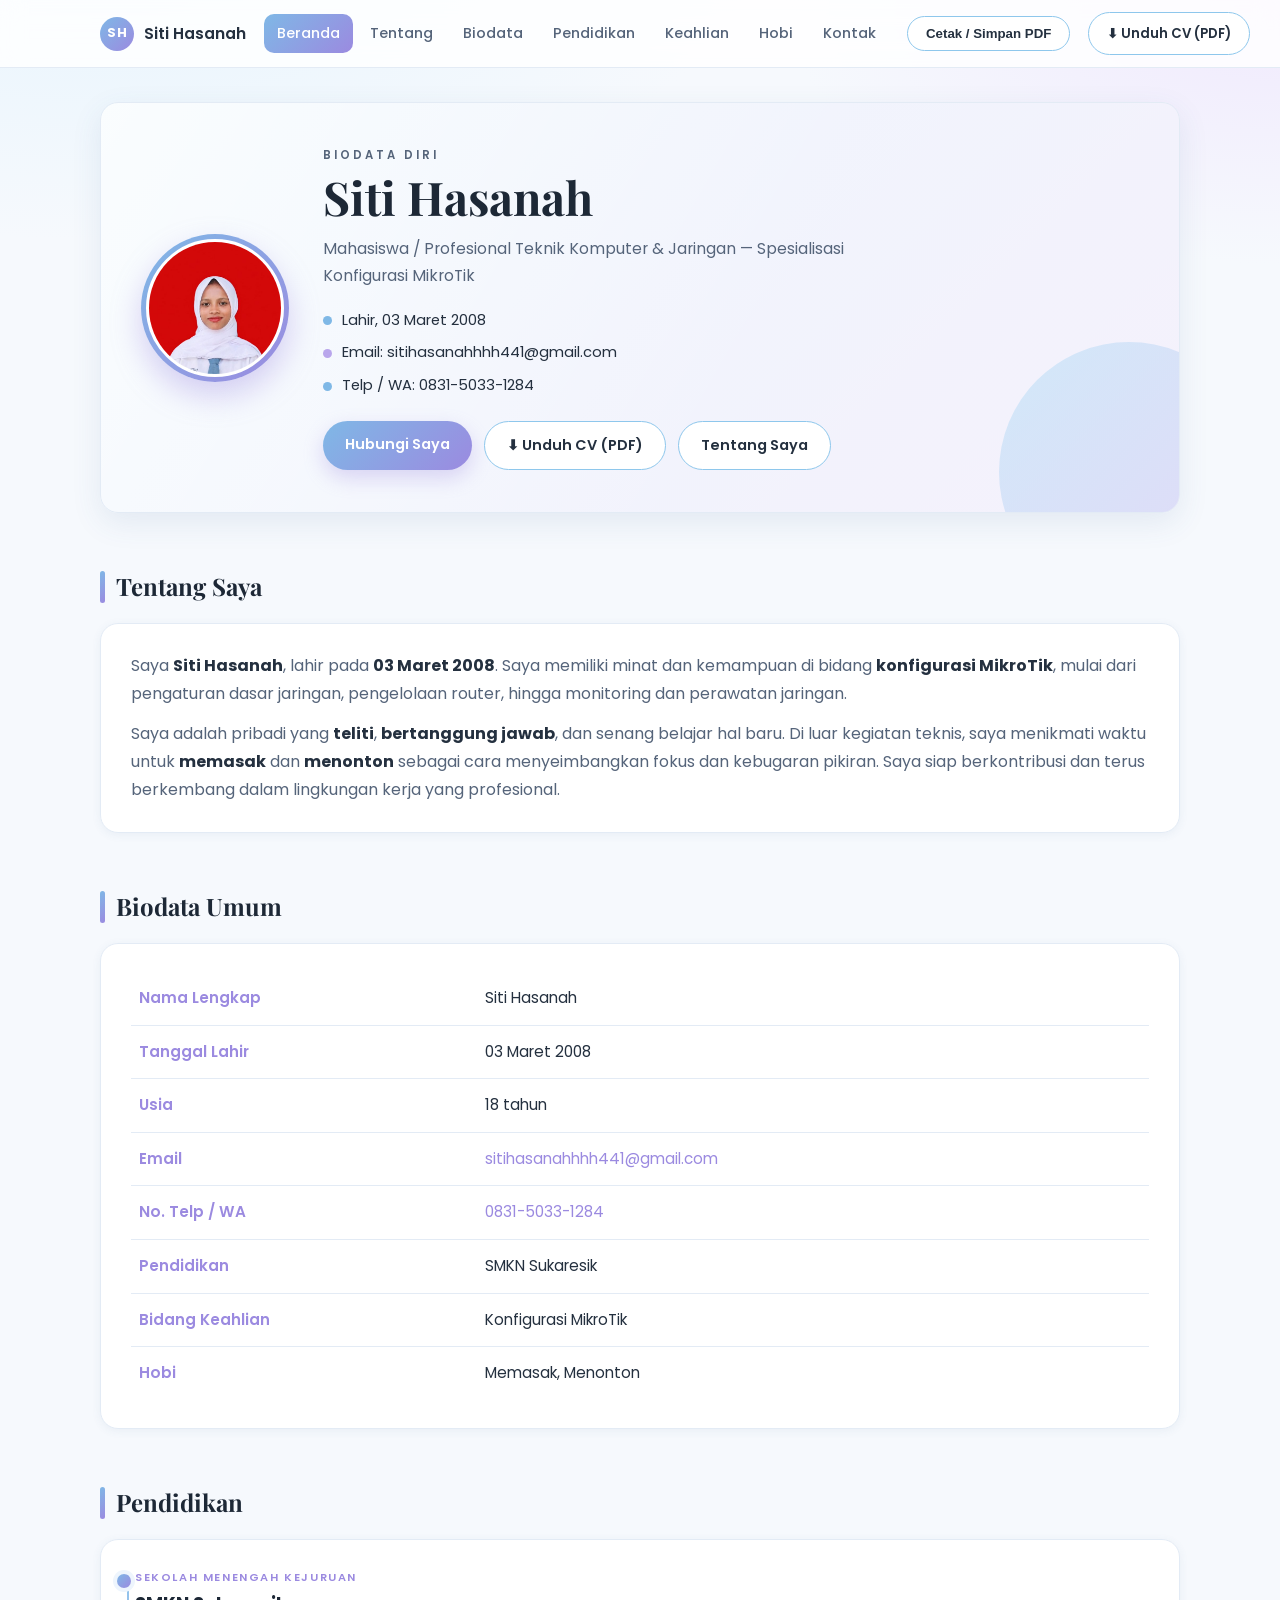
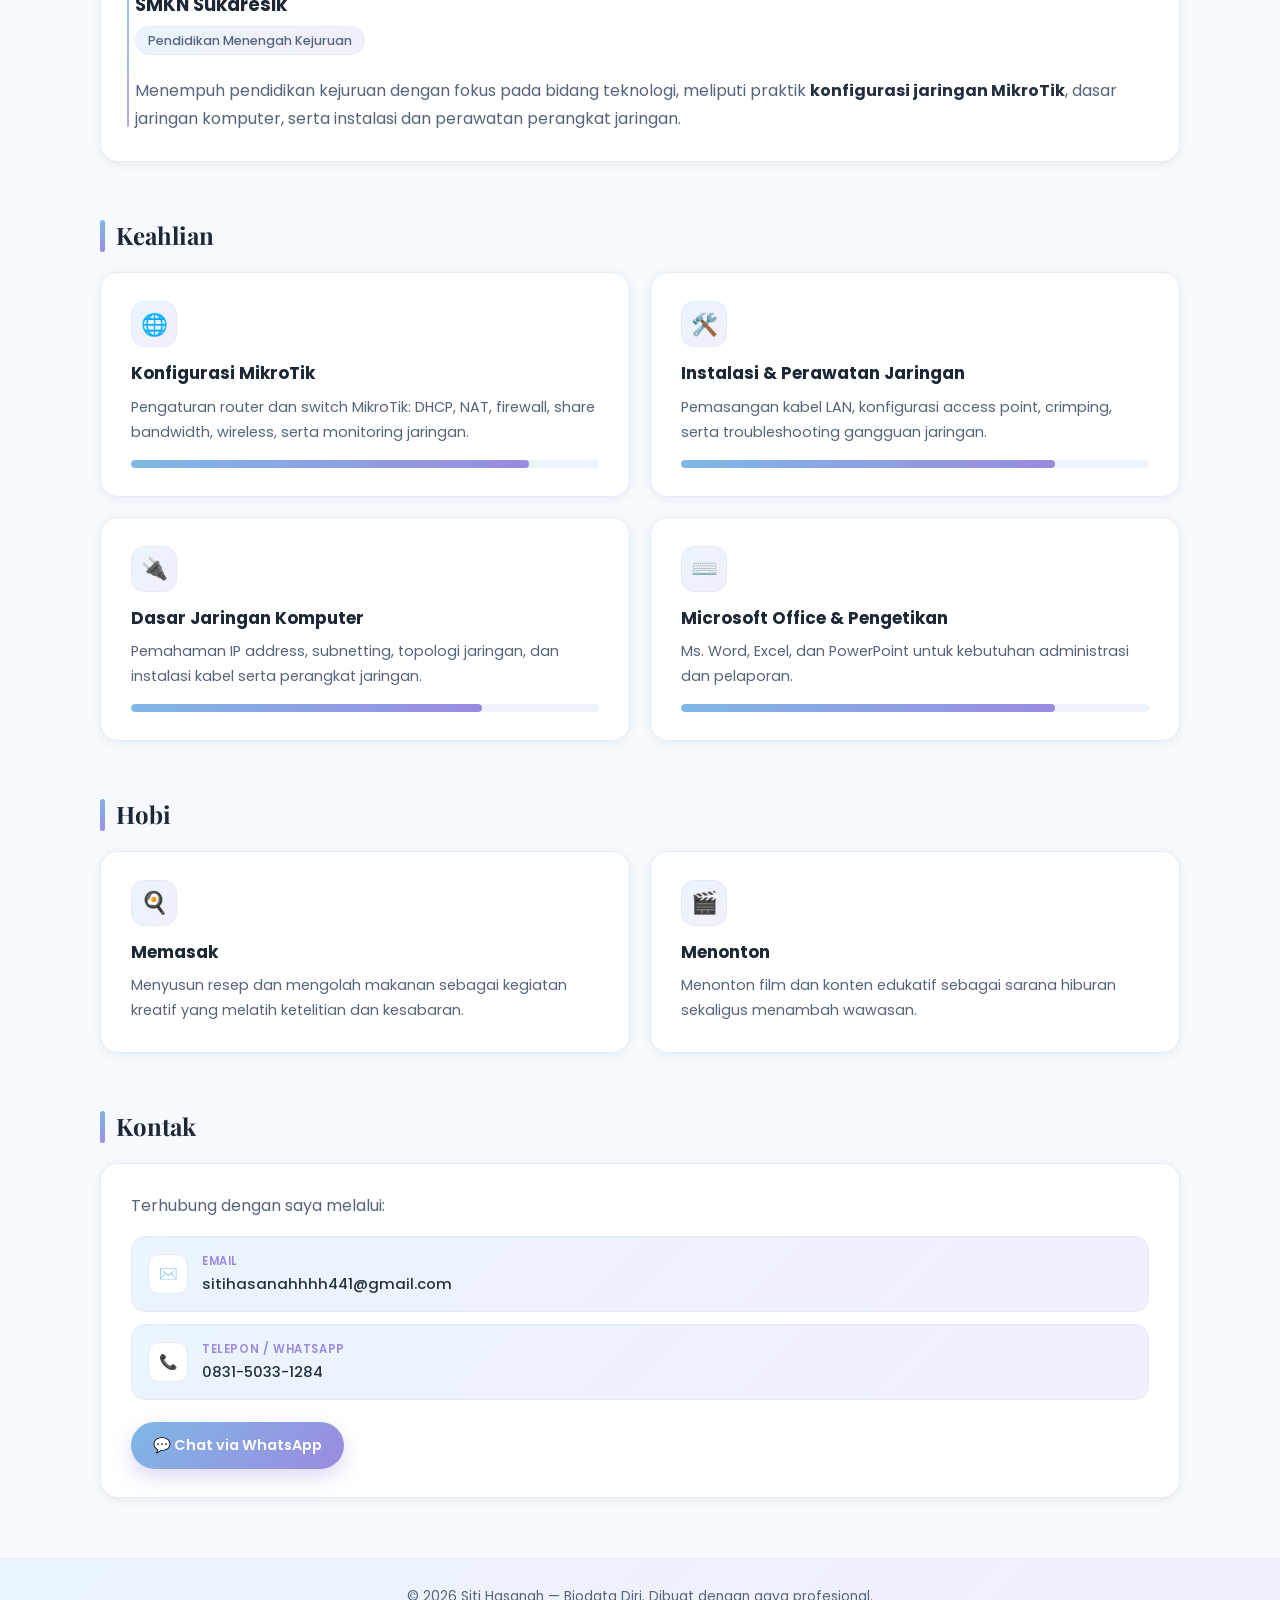
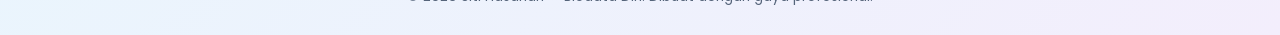
<file: index.html>
<!DOCTYPE html>
<html lang="id">
<head>
  <meta charset="UTF-8">
  <meta name="viewport" content="width=device-width, initial-scale=1.0">
  <meta name="description" content="Biodata resmi Siti Hasanah - Keahlian Konfigurasi MikroTik">
  <meta name="author" content="Siti Hasanah">
  <meta name="robots" content="index, follow">

  <!-- Open Graph / pratinjau saat link dibagikan -->
  <meta property="og:type" content="profile">
  <meta property="og:title" content="Biodata Diri | Siti Hasanah">
  <meta property="og:description" content="Biodata resmi Siti Hasanah — Keahlian Konfigurasi MikroTik.">
  <meta property="og:image" content="profil-web.jpg">
  <meta name="twitter:card" content="summary">

  <!-- Ikon tab browser (SVG, tanpa file tambahan) -->
  <link rel="icon" href="data:image/svg+xml,%3Csvg xmlns='http://www.w3.org/2000/svg' viewBox='0 0 64 64'%3E%3Cdefs%3E%3ClinearGradient id='g' x1='0' y1='0' x2='1' y2='1'%3E%3Cstop offset='0' stop-color='%237fb8e6'/%3E%3Cstop offset='1' stop-color='%239b8ae0'/%3E%3C/linearGradient%3E%3C/defs%3E%3Crect width='64' height='64' rx='14' fill='url(%23g)'/%3E%3Ctext x='32' y='43' font-family='Arial,sans-serif' font-size='28' font-weight='bold' fill='%23fff' text-anchor='middle'%3ESH%3C/text%3E%3C/svg%3E">

  <title>Biodata Diri | Siti Hasanah</title>
  <link rel="preconnect" href="https://fonts.googleapis.com">
  <link rel="preconnect" href="https://fonts.gstatic.com" crossorigin>
  <link href="https://fonts.googleapis.com/css2?family=Poppins:wght@300;400;500;600;700&family=Playfair+Display:wght@600;700&display=swap" rel="stylesheet">
  <link rel="stylesheet" href="style.css">
</head>
<body>

  <!-- ===== NAVBAR ===== -->
  <header class="navbar">
    <div class="container nav-inner">
      <a href="#profil" class="brand"><span class="brand-initials">SH</span> Siti Hasanah</a>
      <nav class="nav-links" id="navLinks">
        <a href="#profil" class="active">Beranda</a>
        <a href="#tentang">Tentang</a>
        <a href="#biodata">Biodata</a>
        <a href="#pendidikan">Pendidikan</a>
        <a href="#keahlian">Keahlian</a>
        <a href="#hobi">Hobi</a>
        <a href="#kontak">Kontak</a>
      </nav>
      <button class="btn btn-outline btn-print" onclick="window.print()">Cetak / Simpan PDF</button>
      <a href="CV-Siti-Hasanah.pdf" download class="btn btn-outline btn-print btn-download">⬇ Unduh CV (PDF)</a>
      <button class="nav-toggle" id="navToggle" aria-label="Buka menu">☰</button>
    </div>
  </header>

  <main class="container">

    <!-- ===== HERO / PROFIL ===== -->
    <section id="profil" class="hero card">
      <div class="hero-avatar">
        <img src="profil-web.jpg" alt="Foto profil Siti Hasanah" width="500" height="665">
      </div>
      <div class="hero-text">
        <p class="eyebrow">Biodata Diri</p>
        <h1>Siti Hasanah</h1>
        <p class="tagline">Mahasiswa / Profesional Teknik Komputer &amp; Jaringan — Spesialisasi Konfigurasi MikroTik</p>
        <ul class="hero-quick">
          <li><span class="dot dot-blue"></span>Lahir, 03 Maret 2008</li>
          <li><span class="dot dot-lilac"></span>Email: sitihasanahhhh441@gmail.com</li>
          <li><span class="dot dot-blue"></span>Telp / WA: 0831-5033-1284</li>
        </ul>
        <div class="hero-actions">
          <a href="#kontak" class="btn btn-gradient">Hubungi Saya</a>
          <a href="CV-Siti-Hasanah.pdf" download class="btn btn-outline">⬇ Unduh CV (PDF)</a>
          <a href="#tentang" class="btn btn-outline">Tentang Saya</a>
        </div>
      </div>
    </section>

    <!-- ===== TENTANG SAYA ===== -->
    <section id="tentang" class="section">
      <h2 class="section-title">Tentang Saya</h2>
      <div class="card">
        <p>
          Saya <strong>Siti Hasanah</strong>, lahir pada <strong>03 Maret 2008</strong>. Saya memiliki minat
          dan kemampuan di bidang <strong>konfigurasi MikroTik</strong>, mulai dari pengaturan
          dasar jaringan, pengelolaan router, hingga monitoring dan perawatan jaringan.
        </p>
        <p>
          Saya adalah pribadi yang <strong>teliti</strong>, <strong>bertanggung jawab</strong>, dan
          senang belajar hal baru. Di luar kegiatan teknis, saya menikmati waktu untuk
          <strong>memasak</strong> dan <strong>menonton</strong> sebagai cara menyeimbangkan
          fokus dan kebugaran pikiran. Saya siap berkontribusi dan terus berkembang
          dalam lingkungan kerja yang profesional.
        </p>
      </div>
    </section>

    <!-- ===== BIODATA UMUM ===== -->
    <section id="biodata" class="section">
      <h2 class="section-title">Biodata Umum</h2>
      <div class="card">
        <table class="bio-table">
          <tbody>
            <tr><th>Nama Lengkap</th><td>Siti Hasanah</td></tr>
            <tr><th>Tanggal Lahir</th><td>03 Maret 2008</td></tr>
            <tr><th>Usia</th><td>18 tahun</td></tr>
            <tr><th>Email</th><td><a href="mailto:sitihasanahhhh441@gmail.com">sitihasanahhhh441@gmail.com</a></td></tr>
            <tr><th>No. Telp / WA</th><td><a href="tel:+6283150331284">0831-5033-1284</a></td></tr>
            <tr><th>Pendidikan</th><td>SMKN Sukaresik</td></tr>
            <tr><th>Bidang Keahlian</th><td>Konfigurasi MikroTik</td></tr>
            <tr><th>Hobi</th><td>Memasak, Menonton</td></tr>
          </tbody>
        </table>
      </div>
    </section>

    <!-- ===== PENDIDIKAN ===== -->
    <section id="pendidikan" class="section">
      <h2 class="section-title">Pendidikan</h2>
      <div class="card timeline">

        <div class="timeline-item">
          <span class="timeline-dot"></span>
          <p class="timeline-label">Sekolah Menengah Kejuruan</p>
          <h3>SMKN Sukaresik</h3>
          <p class="timeline-meta">Pendidikan Menengah Kejuruan</p>
          <p>
            Menempuh pendidikan kejuruan dengan fokus pada bidang teknologi, meliputi
            praktik <strong>konfigurasi jaringan MikroTik</strong>, dasar jaringan komputer,
            serta instalasi dan perawatan perangkat jaringan.
          </p>
        </div>

      </div>
    </section>

    <!-- ===== KEAHLIAN ===== -->
    <section id="keahlian" class="section">
      <h2 class="section-title">Keahlian</h2>
      <div class="grid-2">
        <div class="card skill-card">
          <div class="skill-icon" aria-hidden="true">🌐</div>
          <h3>Konfigurasi MikroTik</h3>
          <p>Pengaturan router dan switch MikroTik: DHCP, NAT, firewall, share bandwidth, wireless, serta monitoring jaringan.</p>
          <div class="bar"><span style="width:85%"></span></div>
        </div>
        <div class="card skill-card">
          <div class="skill-icon" aria-hidden="true">🛠️</div>
          <h3>Instalasi &amp; Perawatan Jaringan</h3>
          <p>Pemasangan kabel LAN, konfigurasi access point, crimping, serta troubleshooting gangguan jaringan.</p>
          <div class="bar"><span style="width:80%"></span></div>
        </div>
        <div class="card skill-card">
          <div class="skill-icon" aria-hidden="true">🔌</div>
          <h3>Dasar Jaringan Komputer</h3>
          <p>Pemahaman IP address, subnetting, topologi jaringan, dan instalasi kabel serta perangkat jaringan.</p>
          <div class="bar"><span style="width:75%"></span></div>
        </div>
        <div class="card skill-card">
          <div class="skill-icon" aria-hidden="true">⌨️</div>
          <h3>Microsoft Office &amp; Pengetikan</h3>
          <p>Ms. Word, Excel, dan PowerPoint untuk kebutuhan administrasi dan pelaporan.</p>
          <div class="bar"><span style="width:80%"></span></div>
        </div>
      </div>
    </section>

    <!-- ===== HOBI ===== -->
    <section id="hobi" class="section">
      <h2 class="section-title">Hobi</h2>
      <div class="grid-2">
        <div class="card hobby-card">
          <div class="skill-icon" aria-hidden="true">🍳</div>
          <h3>Memasak</h3>
          <p>Menyusun resep dan mengolah makanan sebagai kegiatan kreatif yang melatih ketelitian dan kesabaran.</p>
        </div>
        <div class="card hobby-card">
          <div class="skill-icon" aria-hidden="true">🎬</div>
          <h3>Menonton</h3>
          <p>Menonton film dan konten edukatif sebagai sarana hiburan sekaligus menambah wawasan.</p>
        </div>
      </div>
    </section>

    <!-- ===== KONTAK ===== -->
    <section id="kontak" class="section">
      <h2 class="section-title">Kontak</h2>
      <div class="card contact-card">
        <p>Terhubung dengan saya melalui:</p>
        <div class="contact-list">
          <a class="contact-item" href="mailto:sitihasanahhhh441@gmail.com">
            <span class="contact-icon" aria-hidden="true">✉️</span>
            <span><small>Email</small>sitihasanahhhh441@gmail.com</span>
          </a>
          <a class="contact-item" href="tel:+6283150331284">
            <span class="contact-icon" aria-hidden="true">📞</span>
            <span><small>Telepon / WhatsApp</small>0831-5033-1284</span>
          </a>
        </div>
        <a href="https://wa.me/6283150331284" class="btn btn-gradient" target="_blank" rel="noopener">💬 Chat via WhatsApp</a>
      </div>
    </section>

  </main>

  <footer class="footer">
    <div class="container">
      <p>© <span id="year"></span> Siti Hasanah — Biodata Diri. Dibuat dengan gaya profesional.</p>
    </div>
  </footer>

  <script>
    (function () {
      // Tahun otomatis di footer
      var year = document.getElementById('year');
      if (year) year.textContent = new Date().getFullYear();

      // Menu mobile
      var toggle = document.getElementById('navToggle');
      var links = document.getElementById('navLinks');
      if (toggle && links) {
        toggle.addEventListener('click', function () {
          var open = links.classList.toggle('show');
          toggle.setAttribute('aria-expanded', open ? 'true' : 'false');
        });
      }

      // Penanda menu aktif saat halaman digulir
      var navAnchors = document.querySelectorAll('.nav-links a');
      if ('IntersectionObserver' in window) {
        var observer = new IntersectionObserver(function (entries) {
          entries.forEach(function (e) {
            if (e.isIntersecting) {
              navAnchors.forEach(function (a) {
                a.classList.toggle('active', a.getAttribute('href') === '#' + e.target.id);
              });
            }
          });
        }, { rootMargin: '-45% 0px -50% 0px' });
        document.querySelectorAll('section[id]').forEach(function (s) { observer.observe(s); });
      }

      // Tutup menu setelah memilih tautan (tampilan HP)
      navAnchors.forEach(function (a) {
        a.addEventListener('click', function () {
          if (links) links.classList.remove('show');
        });
      });
    })();
  </script>

</body>
</html>
</file>
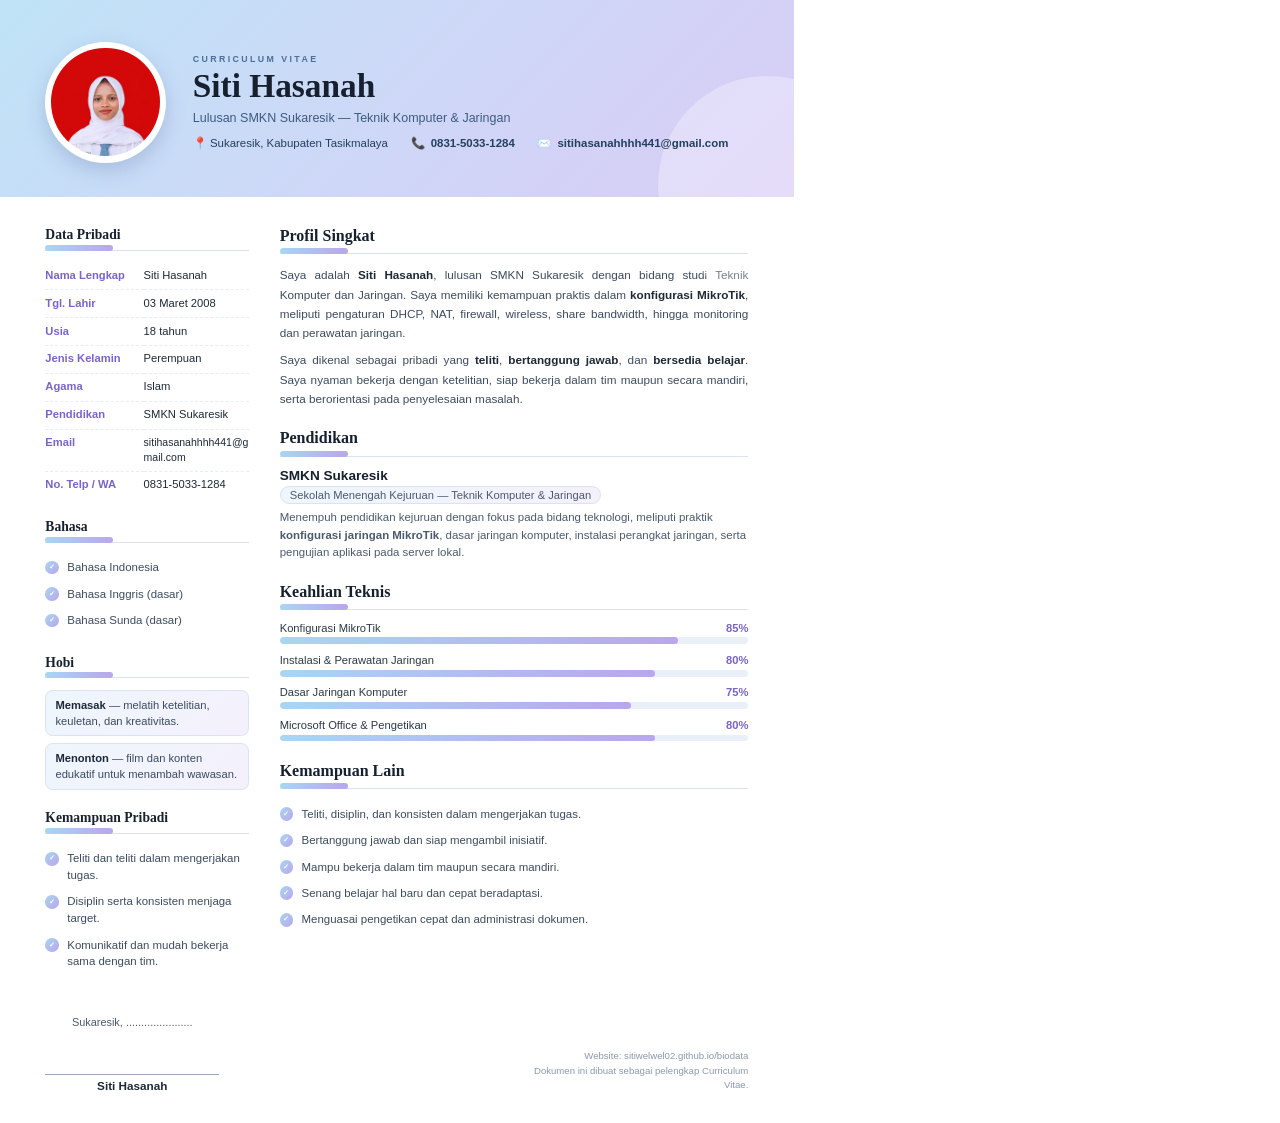
<file: cv.html>
<!DOCTYPE html>
<html lang="id">
<head>
<meta charset="UTF-8">
<title>CV — Siti Hasanah</title>
<style>
  @page { size: A4; margin: 0; }

  * { margin: 0; padding: 0; box-sizing: border-box; }

  :root {
    --baby-blue:  #d6ecf9;
    --baby-blue-2:#a9d6f0;
    --lilac:      #e2d7f8;
    --lilac-2:    #b9a6ec;
    --sky:        #4a94cc;
    --violet:     #7a63c9;
    --ink:        #1e2937;
    --ink-soft:   #4b5a6e;
    --line:       #d9e4f0;
  }

  html, body {
    width: 210mm; height: 297mm;
    font-family: 'Poppins', 'Segoe UI', Arial, sans-serif;
    color: var(--ink);
    -webkit-print-color-adjust: exact;
    print-color-adjust: exact;
  }

  body { background: #fff; }

  .page {
    width: 210mm; min-height: 297mm;
    padding: 0;
    position: relative;
    overflow: hidden;
    display: flex; flex-direction: column;
  }

  /* ===== HEADER ===== */
  header {
    background: linear-gradient(135deg, #bfe3f7 0%, #cdd8f7 48%, #d9ccf5 100%);
    padding: 11mm 12mm 9mm;
    display: flex; align-items: center; gap: 7mm;
    position: relative;
  }
  header::after {
    content: ""; position: absolute; right: -22mm; bottom: -26mm;
    width: 58mm; height: 58mm; border-radius: 50%;
    background: rgba(255,255,255,.30);
  }

  .foto {
    width: 32mm; height: 32mm; border-radius: 50%;
    background: #fff; padding: 1.6mm; flex: 0 0 auto;
    box-shadow: 0 2mm 5mm rgba(90,110,160,.28);
  }
  .foto img { width: 100%; height: 100%; border-radius: 50%; object-fit: cover; object-position: center top; display: block; }

  .identitas { position: relative; z-index: 1; }
  .identitas .sapaan {
    font-size: 6.6pt; letter-spacing: 2.4px; text-transform: uppercase;
    color: #4b6f97; font-weight: 600; margin-bottom: 1mm;
  }
  .identitas h1 {
    font-family: 'Playfair Display', Georgia, serif;
    font-size: 25pt; line-height: 1.1; color: #16202e; margin-bottom: 1.6mm;
  }
  .identitas .profesi {
    font-size: 9.4pt; color: #3f5b7d; font-weight: 500; margin-bottom: 3mm;
  }
  .kontak-inline { display: flex; flex-wrap: wrap; gap: 1.4mm 6mm; font-size: 8.6pt; color: #24405f; }
  .kontak-inline span { display: flex; align-items: center; gap: 1.6mm; }
  .kontak-inline b { font-weight: 600; }

  /* ===== BODY 2 KOLOM ===== */
  .isi { display: flex; padding: 8mm 12mm 0; gap: 8mm; flex: 1; }

  .kiri { width: 54mm; flex: 0 0 54mm; }
  .kanan { flex: 1; }

  .blok { margin-bottom: 5.5mm; }
  .kiri .blok:last-child, .kanan .blok:last-child { margin-bottom: 0; }

  /* Baris bawah penanda tangan sebagai pembatas konten */
  .batas-ttd { display: none; }

  h2 {
    font-family: 'Playfair Display', Georgia, serif;
    font-size: 12pt; color: #16202e;
    padding-bottom: 2.2mm; margin-bottom: 3mm;
    border-bottom: 1px solid var(--line);
    position: relative;
  }
  h2::after {
    content: ""; position: absolute; left: 0; bottom: -1px;
    width: 18mm; height: 1.6mm; border-radius: 1mm;
    background: linear-gradient(90deg, var(--baby-blue-2), var(--lilac-2));
  }
  .kiri h2 { font-size: 10.2pt; padding-bottom: 1.8mm; }

  /* ===== TABEL DATA PRIBADI ===== */
  table.data { width: 100%; border-collapse: collapse; }
  table.data td {
    padding: 1.5mm 0; font-size: 8.4pt; vertical-align: top;
    border-bottom: 1px dashed #e6edf6; line-height: 1.4;
  }
  table.data tr:last-child td { border-bottom: none; }
  table.data td.kunci {
    color: var(--violet); font-weight: 600; width: 26mm;
    padding-right: 2.5mm; white-space: nowrap;
  }
  table.data td.nilai { font-size: 7.9pt; word-break: break-all; }

  /* ===== PENDIDIKAN ===== */
  .item { margin-bottom: 4mm; }
  .item:last-child { margin-bottom: 0; }
  .item .judul { font-size: 10.2pt; font-weight: 600; color: #16202e; }
  .item .sub {
    font-size: 8.4pt; color: var(--ink-soft);
    display: inline-block; margin: .8mm 0 1.4mm;
    background: linear-gradient(135deg, #eef6fd, #f4f0fc);
    border: 1px solid var(--line); border-radius: 20mm;
    padding: .5mm 2.4mm;
  }
  .item p { font-size: 8.6pt; color: var(--ink-soft); line-height: 1.55; }

  /* ===== PROFIL ===== */
  .profil p { font-size: 8.8pt; line-height: 1.65; color: #3c4b5e; text-align: justify; }
  .profil p + p { margin-top: 2mm; }
  .profil strong { color: var(--ink); }

  /* ===== DAFTAR KEAHLIAN ===== */
  .skill-list { list-style: none; }
  .skill-list li {
    display: flex; align-items: flex-start; gap: 2.2mm;
    font-size: 8.6pt; color: #3c4b5e; padding: 1.3mm 0; line-height: 1.45;
  }
  .skill-list .tick {
    flex: 0 0 auto; width: 3.6mm; height: 3.6mm; border-radius: 50%;
    background: linear-gradient(135deg, var(--baby-blue-2), var(--lilac-2));
    color: #fff; font-size: 5.4pt; font-weight: 700;
    display: flex; align-items: center; justify-content: center; margin-top: .4mm;
  }

  /* ===== BAR KEAHLIAN ===== */
  .keAhli { margin-bottom: 2.6mm; }
  .keAhli:last-child { margin-bottom: 0; }
  .keAhli .baris { display: flex; justify-content: space-between; font-size: 8.4pt; margin-bottom: 1mm; }
  .keAhli .baris span:first-child { font-weight: 500; color: #2b3948; }
  .keAhli .baris span:last-child { color: var(--violet); font-weight: 600; }
  .track { height: 1.8mm; background: #eaf0f7; border-radius: 2mm; overflow: hidden; }
  .track i { display: block; height: 100%; border-radius: 2mm; background: linear-gradient(90deg, var(--baby-blue-2), var(--lilac-2)); }

  /* ===== HOBI ===== */
  .hobi-list { list-style: none; display: grid; gap: 1.8mm; }
  .hobi-list li {
    font-size: 8.4pt; color: #3c4b5e; line-height: 1.45;
    background: linear-gradient(135deg, #eef6fd, #f4f0fc);
    border: 1px solid var(--line); border-radius: 2mm; padding: 1.6mm 2.4mm;
  }
  .hobi-list b { color: var(--ink); }

  /* ===== FOOTER / SIGNATURE ===== */
  footer {
    padding: 4mm 12mm 8mm;
    display: flex; justify-content: space-between; align-items: flex-end;
    gap: 10mm;
    flex: 0 0 auto;
  }
  .ttd { text-align: center; flex: 0 0 auto; }
  .ttd .kota { font-size: 8.2pt; color: var(--ink-soft); margin-bottom: 1mm; }
  .ttd .ruang { height: 11mm; }
  .ttd .nama {
    font-size: 8.8pt; font-weight: 600; color: var(--ink);
    border-top: 1px solid #9aa8bb; padding-top: 1.2mm; min-width: 46mm;
  }
  .catatan { font-size: 7.2pt; color: #8a99ab; text-align: right; line-height: 1.5; max-width: 62mm; }
</style>
</head>
<body>
<div class="page">

  <header>
    <div class="foto"><img src="profil-web.jpg" alt="Siti Hasanah"></div>
    <div class="identitas">
      <div class="sapaan">Curriculum Vitae</div>
      <h1>Siti Hasanah</h1>
      <div class="profesi">Lulusan SMKN Sukaresik — Teknik Komputer &amp; Jaringan</div>
      <div class="kontak-inline">
        <span>📍 Sukaresik, Kabupaten Tasikmalaya</span>
        <span>📞 <b>0831-5033-1284</b></span>
        <span>✉️ <b>sitihasanahhhh441@gmail.com</b></span>
      </div>
    </div>
  </header>

  <div class="isi">

    <!-- ===== KOLOM KIRI ===== -->
    <div class="kiri">

      <div class="blok">
        <h2>Data Pribadi</h2>
        <table class="data">
          <tr><td class="kunci">Nama Lengkap</td><td>Siti Hasanah</td></tr>
          <tr><td class="kunci">Tgl. Lahir</td><td>03 Maret 2008</td></tr>
          <tr><td class="kunci">Usia</td><td>18 tahun</td></tr>
          <tr><td class="kunci">Jenis Kelamin</td><td>Perempuan</td></tr>
          <tr><td class="kunci">Agama</td><td>Islam</td></tr>
          <tr><td class="kunci">Pendidikan</td><td>SMKN Sukaresik</td></tr>
          <tr><td class="kunci">Email</td><td class="nilai">sitihasanahhhh441@gmail.com</td></tr>
          <tr><td class="kunci">No. Telp / WA</td><td>0831-5033-1284</td></tr>
        </table>
      </div>

      <div class="blok">
        <h2>Bahasa</h2>
        <ul class="skill-list">
          <li><span class="tick">✓</span><span>Bahasa Indonesia</span></li>
          <li><span class="tick">✓</span><span>Bahasa Inggris (dasar)</span></li>
          <li><span class="tick">✓</span><span>Bahasa Sunda (dasar)</span></li>
        </ul>
      </div>

      <div class="blok">
        <h2>Hobi</h2>
        <ul class="hobi-list">
          <li><b>Memasak</b> — melatih ketelitian, keuletan, dan kreativitas.</li>
          <li><b>Menonton</b> — film dan konten edukatif untuk menambah wawasan.</li>
        </ul>
      </div>

      <div class="blok">
        <h2>Kemampuan Pribadi</h2>
        <ul class="skill-list">
          <li><span class="tick">✓</span><span>Teliti dan teliti dalam mengerjakan tugas.</span></li>
          <li><span class="tick">✓</span><span>Disiplin serta konsisten menjaga target.</span></li>
          <li><span class="tick">✓</span><span>Komunikatif dan mudah bekerja sama dengan tim.</span></li>
        </ul>
      </div>

    </div>

    <!-- ===== KOLOM KANAN ===== -->
    <div class="kanan">

      <div class="blok profil">
        <h2>Profil Singkat</h2>
        <p>
          Saya adalah <strong>Siti Hasanah</strong>, lulusan SMKN Sukaresik dengan bidang studi Teknik
          Komputer dan Jaringan. Saya memiliki kemampuan praktis dalam <strong>konfigurasi MikroTik</strong>,
          meliputi pengaturan DHCP, NAT, firewall, wireless, share bandwidth, hingga monitoring dan
          perawatan jaringan.
        </p>
        <p>
          Saya dikenal sebagai pribadi yang <strong>teliti</strong>, <strong>bertanggung jawab</strong>,
          dan <strong>bersedia belajar</strong>. Saya nyaman bekerja dengan ketelitian, siap bekerja
          dalam tim maupun secara mandiri, serta berorientasi pada penyelesaian masalah.
        </p>
      </div>

      <div class="blok">
        <h2>Pendidikan</h2>
        <div class="item">
          <div class="judul">SMKN Sukaresik</div>
          <div class="sub">Sekolah Menengah Kejuruan — Teknik Komputer &amp; Jaringan</div>
          <p>
            Menempuh pendidikan kejuruan dengan fokus pada bidang teknologi, meliputi praktik
            <strong>konfigurasi jaringan MikroTik</strong>, dasar jaringan komputer, instalasi
            perangkat jaringan, serta pengujian aplikasi pada server lokal.
          </p>
        </div>
      </div>

      <div class="blok">
        <h2>Keahlian Teknis</h2>
        <div class="keAhli">
          <div class="baris"><span>Konfigurasi MikroTik</span><span>85%</span></div>
          <div class="track"><i style="width:85%"></i></div>
        </div>
        <div class="keAhli">
          <div class="baris"><span>Instalasi &amp; Perawatan Jaringan</span><span>80%</span></div>
          <div class="track"><i style="width:80%"></i></div>
        </div>
        <div class="keAhli">
          <div class="baris"><span>Dasar Jaringan Komputer</span><span>75%</span></div>
          <div class="track"><i style="width:75%"></i></div>
        </div>
        <div class="keAhli">
          <div class="baris"><span>Microsoft Office &amp; Pengetikan</span><span>80%</span></div>
          <div class="track"><i style="width:80%"></i></div>
        </div>
      </div>

      <div class="blok">
        <h2>Kemampuan Lain</h2>
        <ul class="skill-list">
          <li><span class="tick">✓</span><span>Teliti, disiplin, dan konsisten dalam mengerjakan tugas.</span></li>
          <li><span class="tick">✓</span><span>Bertanggung jawab dan siap mengambil inisiatif.</span></li>
          <li><span class="tick">✓</span><span>Mampu bekerja dalam tim maupun secara mandiri.</span></li>
          <li><span class="tick">✓</span><span>Senang belajar hal baru dan cepat beradaptasi.</span></li>
          <li><span class="tick">✓</span><span>Menguasai pengetikan cepat dan administrasi dokumen.</span></li>
        </ul>
      </div>

    </div>
  </div>

  <footer>
    <div class="ttd">
      <div class="kota">Sukaresik, ......................</div>
      <div class="ruang"></div>
      <div class="nama">Siti Hasanah</div>
    </div>
    <div class="catatan">
      Website: sitiwelwel02.github.io/biodata<br>
      Dokumen ini dibuat sebagai pelengkap Curriculum Vitae.
    </div>
  </footer>

</div>
</body>
</html>
</file>
<file: style.css>
/* =========================================================
   Biodata Diri — Siti Hasanah
   Tema: Formal, profesional, gradasi baby blue & lilac
   ========================================================= */

:root {
  --baby-blue:      #bfe3f7;
  --baby-blue-deep: #8ec7ec;
  --lilac:          #d9ccf5;
  --lilac-deep:     #b9a6ec;
  --sky:            #7fb8e6;
  --violet:         #9b8ae0;
  --mist:           #f6f9fd;
  --ink:            #24303f;
  --ink-soft:       #55647a;
  --line:           #e3ebf5;
  --white:          #ffffff;

  --grad-main:  linear-gradient(135deg, #bfe3f7 0%, #cdd8f7 45%, #d9ccf5 100%);
  --grad-soft:  linear-gradient(135deg, #eaf5fd 0%, #f3eefc 100%);
  --grad-btn:   linear-gradient(135deg, #7fb8e6 0%, #9b8ae0 100%);
  --shadow-sm:  0 2px 10px rgba(63, 94, 145, .07);
  --shadow:     0 10px 30px rgba(63, 94, 145, .10);
  --radius:     18px;
}

* { margin: 0; padding: 0; box-sizing: border-box; }

html { scroll-behavior: smooth; }

body {
  font-family: 'Poppins', 'Segoe UI', Arial, sans-serif;
  color: var(--ink);
  background:
    radial-gradient(1100px 520px at 8% -8%, #e6f4fd 0%, transparent 60%),
    radial-gradient(900px 480px at 100% 0%, #f0e9fd 0%, transparent 55%),
    var(--mist);
  background-attachment: fixed;
  line-height: 1.75;
  font-size: 16px;
  -webkit-font-smoothing: antialiased;
}

.container { width: min(1080px, 92%); margin: 0 auto; }

a { color: var(--violet); text-decoration: none; }
a:hover { text-decoration: underline; }

/* ================= NAVBAR ================= */
.navbar {
  position: sticky; top: 0; z-index: 50;
  background: rgba(255, 255, 255, .82);
  backdrop-filter: blur(12px);
  border-bottom: 1px solid var(--line);
}
.nav-inner { display: flex; align-items: center; gap: 18px; padding: 12px 0; }

.brand {
  display: flex; align-items: center; gap: 10px;
  font-weight: 600; color: var(--ink); font-size: .98rem;
  white-space: nowrap;
}
.brand:hover { text-decoration: none; }
.brand-initials {
  display: grid; place-items: center;
  width: 34px; height: 34px; border-radius: 50%;
  background: var(--grad-btn); color: #fff;
  font-size: .8rem; font-weight: 700; letter-spacing: .5px;
}

.nav-links { display: flex; gap: 4px; margin-left: auto; }
.nav-links a {
  padding: 7px 13px; border-radius: 10px;
  color: var(--ink-soft); font-size: .9rem; font-weight: 500;
  transition: .22s ease;
}
.nav-links a:hover { color: var(--ink); background: var(--grad-soft); text-decoration: none; }
.nav-links a.active { color: #fff; background: var(--grad-btn); }

.nav-toggle {
  display: none; margin-left: auto;
  background: var(--white); border: 1px solid var(--line);
  border-radius: 10px; padding: 6px 12px; font-size: 1.1rem;
  color: var(--ink); cursor: pointer;
}

/* ================= BUTTONS ================= */
.btn {
  display: inline-block; padding: 11px 22px; border-radius: 999px;
  font-size: .9rem; font-weight: 600; border: none; cursor: pointer;
  transition: transform .2s ease, box-shadow .2s ease, background .2s ease;
  text-align: center;
}
.btn:hover { text-decoration: none; transform: translateY(-2px); }

.btn-gradient {
  background: var(--grad-btn); color: #fff;
  box-shadow: 0 8px 20px rgba(155, 138, 224, .32);
}
.btn-gradient:hover { box-shadow: 0 12px 26px rgba(155, 138, 224, .42); }

.btn-outline {
  background: var(--white); color: var(--ink);
  border: 1.5px solid var(--baby-blue-deep);
}
.btn-outline:hover { background: var(--grad-soft); }

.btn-print { padding: 9px 18px; font-size: .83rem; white-space: nowrap; }
.btn-download { white-space: nowrap; }

/* ================= CARD ================= */
.card {
  background: var(--white);
  border: 1px solid var(--line);
  border-radius: var(--radius);
  box-shadow: var(--shadow-sm);
  padding: 28px 30px;
}

/* ================= HERO ================= */
.hero {
  margin-top: 34px;
  display: flex; align-items: center; gap: 34px;
  padding: 42px 40px;
  background:
    linear-gradient(120deg, rgba(255,255,255,.92) 0%, rgba(255,255,255,.72) 60%),
    var(--grad-main);
  box-shadow: var(--shadow);
  position: relative; overflow: hidden;
}
.hero::after {
  content: ""; position: absolute; right: -80px; bottom: -90px;
  width: 260px; height: 260px; border-radius: 50%;
  background: linear-gradient(135deg, rgba(191,227,247,.65), rgba(217,204,245,.65));
}

.hero-avatar {
  flex: 0 0 148px; width: 148px; height: 148px; border-radius: 50%;
  position: relative; z-index: 1;
  padding: 5px;
  background: var(--grad-btn);
  box-shadow: 0 14px 30px rgba(155, 138, 224, .38);
}
.hero-avatar img {
  width: 100%; height: 100%; border-radius: 50%;
  object-fit: cover; object-position: center top;
  display: block; background: #fff;
  border: 3px solid #fff;
}

.hero-text { position: relative; z-index: 1; }
.eyebrow {
  text-transform: uppercase; letter-spacing: 3px;
  font-size: .72rem; font-weight: 600; color: var(--violet);
}
.hero-text h1 {
  font-family: 'Playfair Display', Georgia, serif;
  font-size: clamp(2rem, 4.4vw, 2.9rem);
  line-height: 1.15; margin: 6px 0 10px; color: #1d2836;
}
.tagline { color: var(--ink-soft); font-size: .98rem; max-width: 60ch; }

.hero-quick { list-style: none; margin: 18px 0 22px; display: grid; gap: 7px; }
.hero-quick li { display: flex; align-items: center; gap: 10px; font-size: .92rem; color: var(--ink); }
.dot { width: 9px; height: 9px; border-radius: 50%; flex: 0 0 auto; }
.dot-blue { background: var(--sky); }
.dot-lilac { background: var(--lilac-deep); }

.hero-actions { display: flex; gap: 12px; flex-wrap: wrap; }

/* ================= SECTIONS ================= */
.section { margin-top: 52px; }

.section-title {
  font-family: 'Playfair Display', Georgia, serif;
  font-size: 1.5rem; color: #1d2836;
  margin-bottom: 16px; padding-left: 16px;
  position: relative;
}
.section-title::before {
  content: ""; position: absolute; left: 0; top: 6px; bottom: 4px;
  width: 5px; border-radius: 4px; background: var(--grad-btn);
}

.card p + p { margin-top: 12px; }
.card p { color: var(--ink-soft); }
.card strong { color: var(--ink); }

/* ================= TABEL BIODATA ================= */
.bio-table { width: 100%; border-collapse: collapse; }
.bio-table tr + tr { border-top: 1px solid var(--line); }
.bio-table th, .bio-table td { padding: 13px 8px; text-align: left; vertical-align: top; font-size: .95rem; }
.bio-table th {
  width: 34%; color: var(--violet); font-weight: 600; white-space: nowrap;
}
.bio-table td { color: var(--ink); }

/* ================= PENDIDIKAN (TIMELINE) ================= */
.timeline { padding-left: 34px; position: relative; }
.timeline::before {
  content: ""; position: absolute; left: 26px; top: 34px; bottom: 34px;
  width: 2px; border-radius: 2px;
  background: linear-gradient(180deg, var(--baby-blue-deep), var(--lilac-deep));
}
.timeline-item { position: relative; }
.timeline-dot {
  position: absolute; left: -18px; top: 6px;
  width: 14px; height: 14px; border-radius: 50%;
  background: var(--grad-btn);
  box-shadow: 0 0 0 4px #eef5fd;
}
.timeline-label {
  text-transform: uppercase; letter-spacing: 1.6px;
  font-size: .7rem; font-weight: 600; color: var(--violet) !important;
}
.timeline-item h3 { font-size: 1.15rem; color: #1d2836; margin: 2px 0 4px; }
.timeline-meta {
  display: inline-block; font-size: .78rem; font-weight: 500;
  color: var(--ink-soft) !important;
  background: var(--grad-soft); border: 1px solid var(--line);
  border-radius: 999px; padding: 3px 12px; margin-bottom: 10px;
}

/* ================= GRID & SKILL ================= */
.grid-2 { display: grid; grid-template-columns: repeat(2, 1fr); gap: 20px; }

.skill-card, .hobby-card { transition: transform .25s ease, box-shadow .25s ease; }
.skill-card:hover, .hobby-card:hover {
  transform: translateY(-4px);
  box-shadow: 0 16px 34px rgba(120, 150, 210, .18);
  border-color: var(--baby-blue);
}

.skill-icon {
  width: 46px; height: 46px; border-radius: 13px;
  display: grid; place-items: center; font-size: 1.35rem;
  background: var(--grad-soft); border: 1px solid var(--line);
  margin-bottom: 12px;
}
.skill-card h3, .hobby-card h3 { font-size: 1.06rem; margin-bottom: 6px; color: #1d2836; }
.skill-card p, .hobby-card p { color: var(--ink-soft); font-size: .9rem; }

.bar {
  margin-top: 14px; height: 8px; border-radius: 999px;
  background: #eef3fa; overflow: hidden;
}
.bar span {
  display: block; height: 100%; border-radius: 999px;
  background: var(--grad-btn);
}

/* ================= KONTAK ================= */
.contact-card { text-align: left; }
.contact-list { display: grid; gap: 12px; margin: 16px 0 22px; }
.contact-item {
  display: flex; align-items: center; gap: 14px;
  padding: 14px 16px; border-radius: 14px;
  background: var(--grad-soft); border: 1px solid var(--line);
  color: var(--ink); font-weight: 500; font-size: .93rem;
  transition: .2s ease;
}
.contact-item:hover { text-decoration: none; border-color: var(--baby-blue-deep); transform: translateX(4px); }
.contact-icon {
  width: 40px; height: 40px; border-radius: 11px; flex: 0 0 auto;
  display: grid; place-items: center; background: #fff; border: 1px solid var(--line);
}
.contact-item small {
  display: block; font-size: .72rem; letter-spacing: .6px;
  text-transform: uppercase; color: var(--violet); font-weight: 600;
}

/* ================= FOOTER ================= */
.footer {
  margin-top: 60px; padding: 26px 0;
  background: linear-gradient(135deg, #eaf5fd 0%, #f3eefc 100%);
  border-top: 1px solid var(--line);
  text-align: center;
}
.footer p { color: var(--ink-soft); font-size: .85rem; }

/* ================= RESPONSIVE ================= */
@media (max-width: 860px) {
  .nav-links {
    display: none; position: absolute; top: 100%; left: 0; right: 0;
    flex-direction: column; gap: 0; padding: 10px 6%;
    background: #fff; border-bottom: 1px solid var(--line);
    box-shadow: var(--shadow-sm);
  }
  .nav-links.show { display: flex; }
  .nav-links a { padding: 11px 12px; }
  .nav-toggle { display: block; }
  .btn-print { display: none; }
  .hero { flex-direction: column; text-align: center; padding: 34px 24px; }
  .hero-quick { justify-items: center; }
  .hero-actions { justify-content: center; }
  .grid-2 { grid-template-columns: 1fr; }
}

@media (max-width: 520px) {
  .bio-table th { width: 42%; font-size: .85rem; }
  .bio-table td { font-size: .88rem; }
  .card { padding: 22px 20px; }
}

/* ================= ANIMASI MASUK ================= */
@media (prefers-reduced-motion: no-preference) {
  .hero, .section {
    animation: naik .7s ease both;
  }
  .section:nth-of-type(2) { animation-delay: .08s; }
  .section:nth-of-type(3) { animation-delay: .16s; }
  .section:nth-of-type(4) { animation-delay: .24s; }
  @keyframes naik {
    from { opacity: 0; transform: translateY(14px); }
    to   { opacity: 1; transform: translateY(0); }
  }
}

/* ================= PRINT / PDF ================= */
@media print {
  body { background: #fff; font-size: 12px; }
  .navbar, .btn, .footer { display: none !important; }
  .hero, .section { animation: none !important; }
  .hero-avatar { box-shadow: none; }
  .card, .hero { box-shadow: none; border: 1px solid #d8e2ef; }
  .hero { background: #fff; }
  .section { margin-top: 22px; page-break-inside: avoid; }
  a { color: var(--ink); text-decoration: none; }
}
</file>
